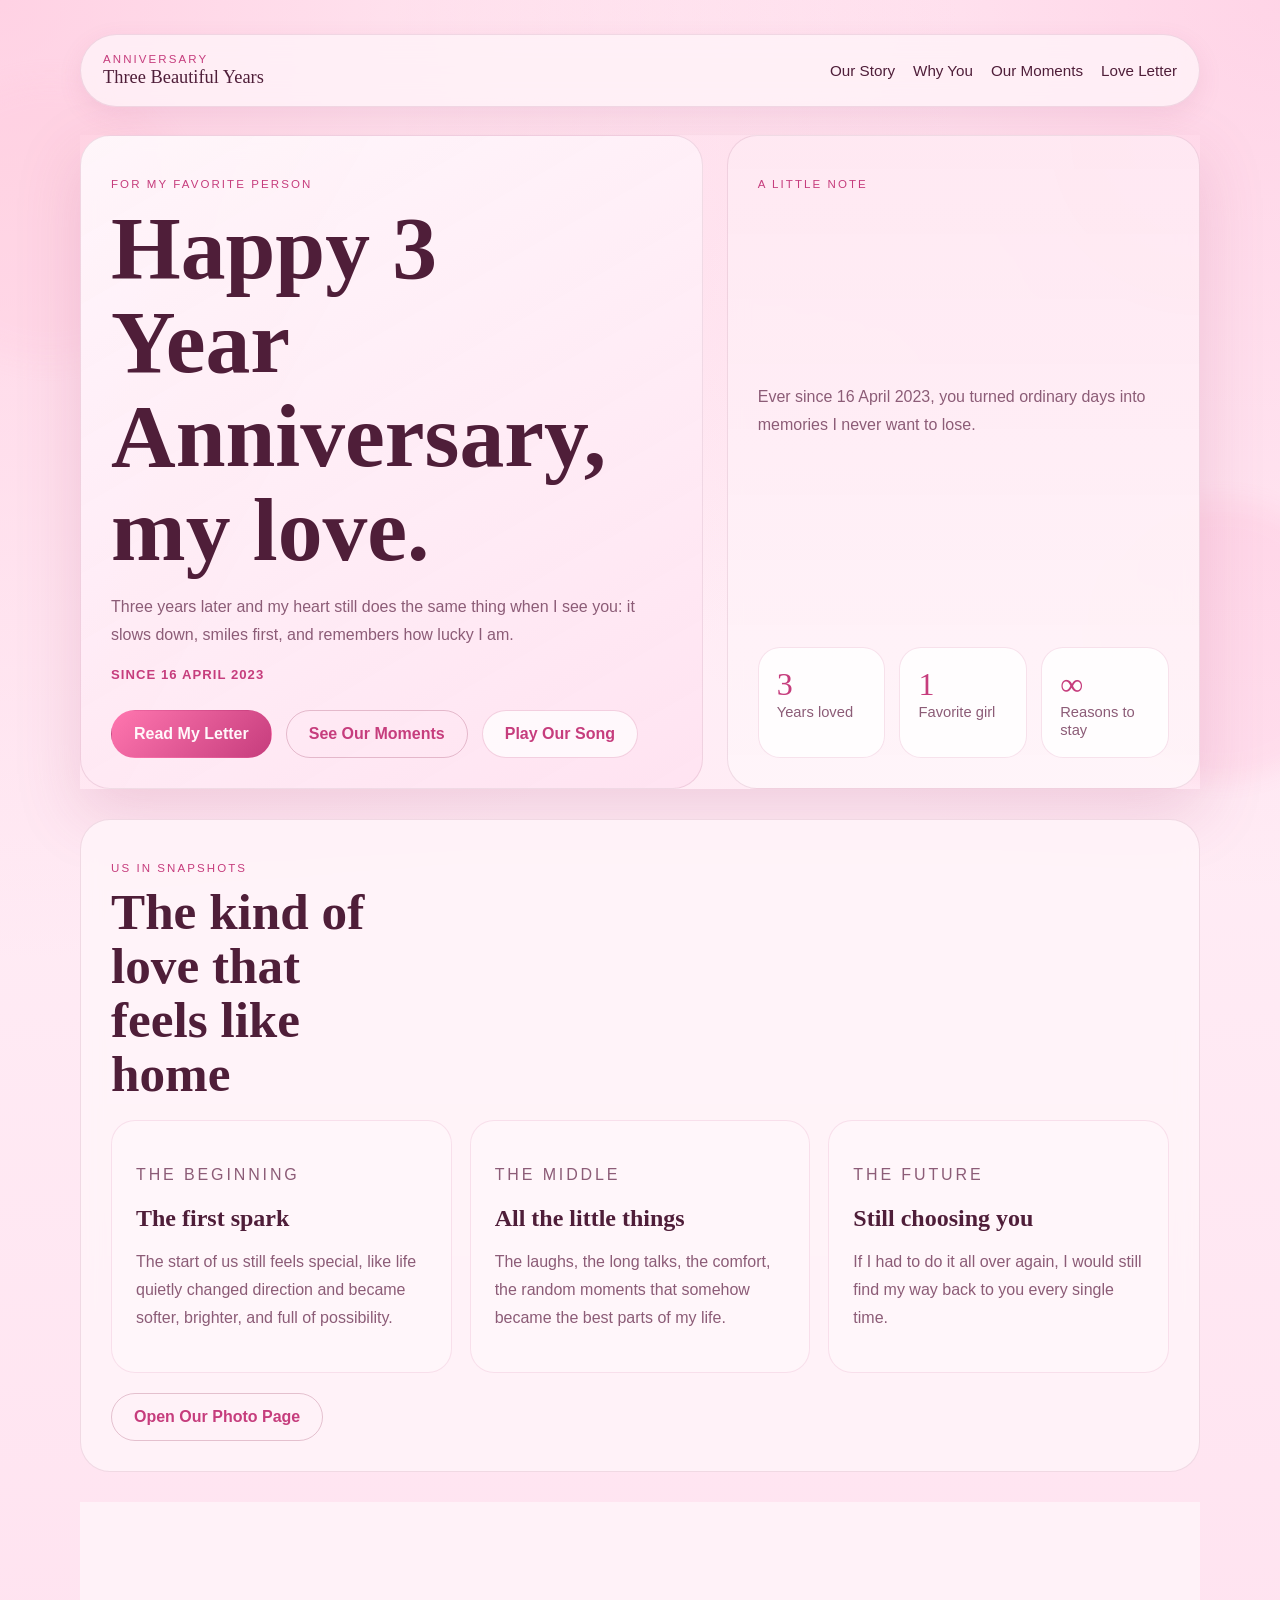
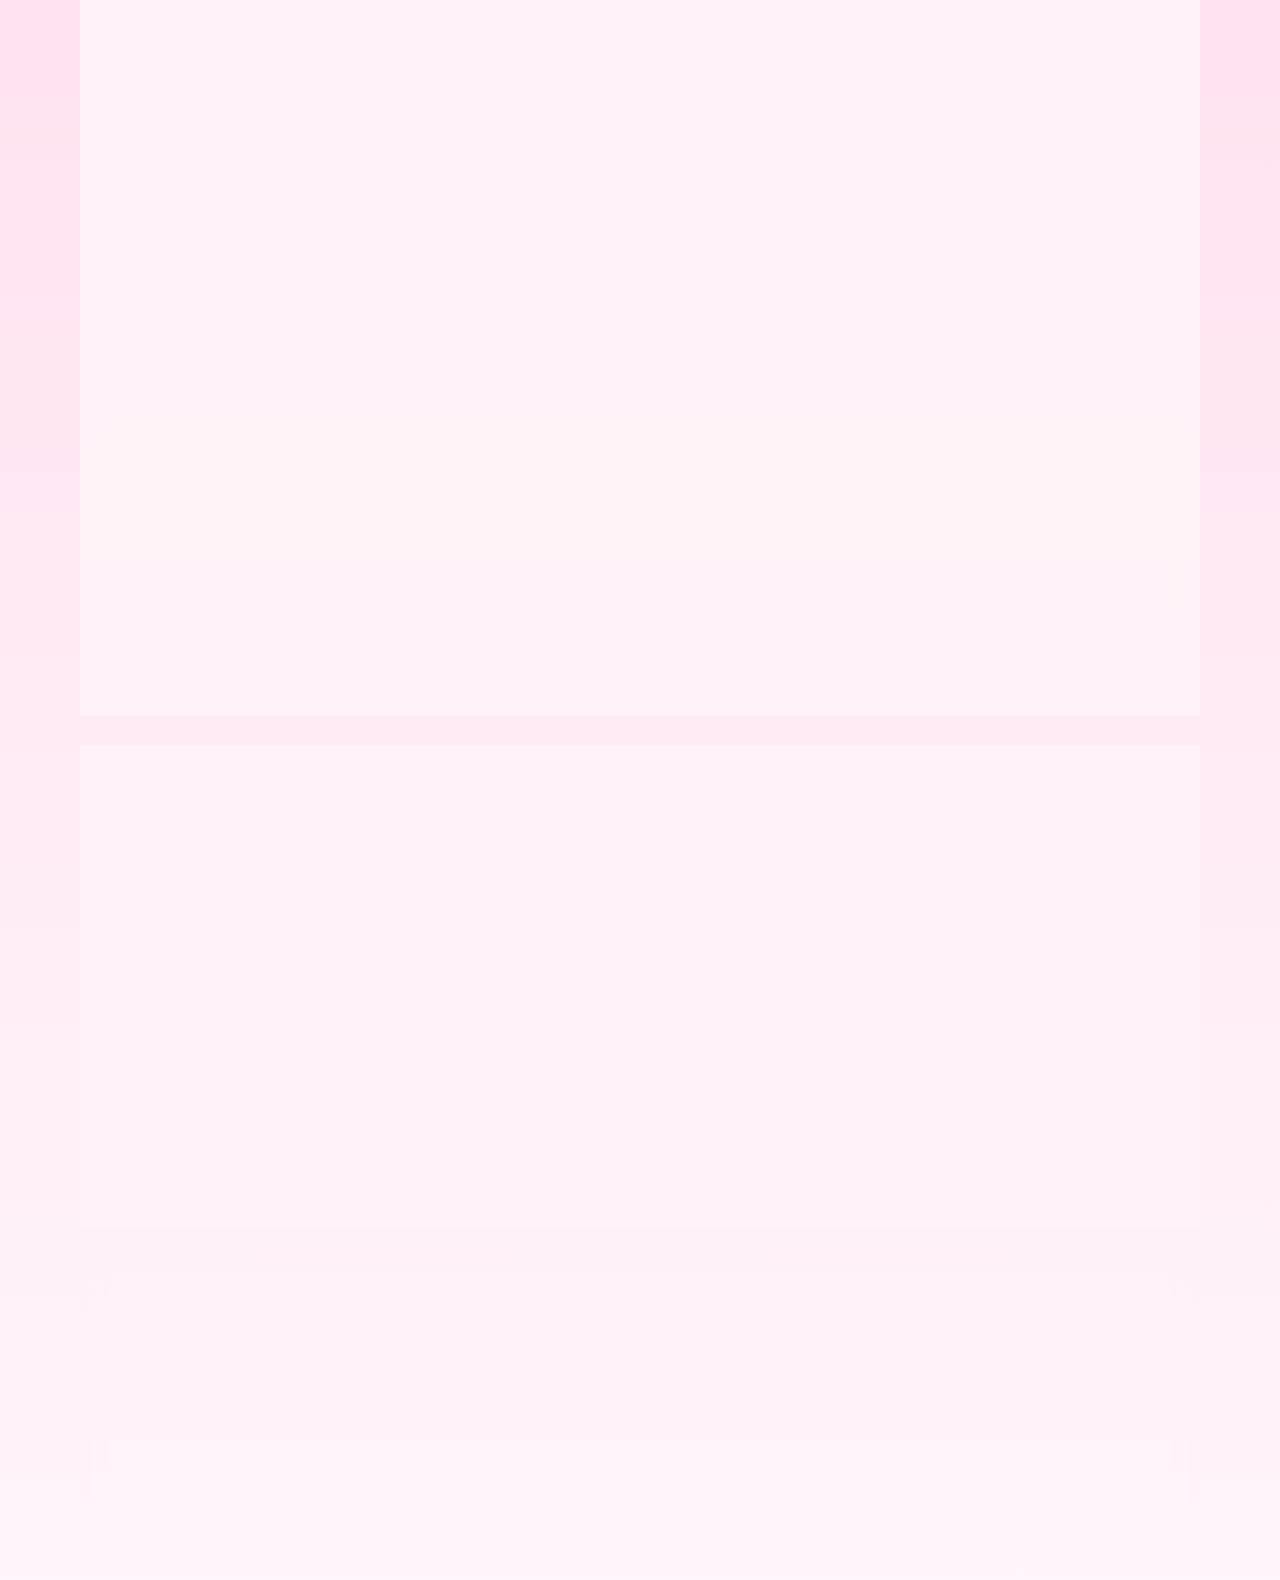
<file: index.html>
<!DOCTYPE html>
<html lang="en">
<head>
    <meta charset="UTF-8">
    <meta name="viewport" content="width=device-width, initial-scale=1.0">
    <title>Three Years of Us</title>
    <link rel="stylesheet" href="style.css">
</head>
<body>
    <div class="page-shell">
        <header class="site-header">
            <div class="brand">
                <span class="brand-kicker">Anniversary</span>
                <span class="brand-title">Three Beautiful Years</span>
            </div>
            <nav class="site-nav">
                <a href="#story">Our Story</a>
                <a href="#reasons">Why You</a>
                <a href="moments.html">Our Moments</a>
                <a href="letter.html">Love Letter</a>
            </nav>
        </header>

        <main>
            <section class="hero">
                <div class="hero-copy">
                    <p class="eyebrow">For my favorite person</p>
                    <h1>Happy 3 Year Anniversary, my love.</h1>
                    <p class="lead">
                        Three years later and my heart still does the same thing when I see you:
                        it slows down, smiles first, and remembers how lucky I am.
                    </p>
                    <p class="anniversary-date">Since 16 April 2023</p>
                    <div class="hero-actions">
                        <a class="button primary" href="letter.html">Read My Letter</a>
                        <a class="button secondary" href="moments.html">See Our Moments</a>
                        <a class="button music" href="https://www.youtube.com/results?search_query=Raindance+Tems+Dave" target="_blank" rel="noreferrer">Play Our Song</a>
                    </div>
                </div>
                <div class="hero-card">
                    <p class="mini-label">A little note</p>
                    <p class="hero-note">
                        Ever since 16 April 2023, you turned ordinary days into memories I never want to lose.
                    </p>
                    <div class="stat-grid">
                        <article>
                            <span class="stat-number">3</span>
                            <span class="stat-label">Years loved</span>
                        </article>
                        <article>
                            <span class="stat-number">1</span>
                            <span class="stat-label">Favorite girl</span>
                        </article>
                        <article>
                            <span class="stat-number">&#8734;</span>
                            <span class="stat-label">Reasons to stay</span>
                        </article>
                    </div>
                </div>
            </section>

            <section class="moments" id="moments">
                <div class="section-heading">
                    <p class="eyebrow">Us in snapshots</p>
                    <h2>The kind of love that feels like home</h2>
                </div>
                <div class="moment-grid">
                    <article class="moment-card">
                        <p class="moment-tag">The beginning</p>
                        <h3>The first spark</h3>
                        <p>
                            The start of us still feels special, like life quietly changed
                            direction and became softer, brighter, and full of possibility.
                        </p>
                    </article>
                    <article class="moment-card">
                        <p class="moment-tag">The middle</p>
                        <h3>All the little things</h3>
                        <p>
                            The laughs, the long talks, the comfort, the random moments
                            that somehow became the best parts of my life.
                        </p>
                    </article>
                    <article class="moment-card">
                        <p class="moment-tag">The future</p>
                        <h3>Still choosing you</h3>
                        <p>
                            If I had to do it all over again, I would still find my way
                            back to you every single time.
                        </p>
                    </article>
                </div>
                <a class="button secondary section-button" href="moments.html">Open Our Photo Page</a>
            </section>

            <section class="story" id="story">
                <div class="section-heading">
                    <p class="eyebrow">Our story</p>
                    <h2>What these three years have meant to me</h2>
                </div>
                <div class="timeline">
                    <article class="timeline-item">
                        <span class="timeline-dot"></span>
                        <div>
                            <p class="timeline-date">16 April 2023</p>
                            <h3>Falling for you</h3>
                            <p>
                                It was the beginning of learning your smile, your voice, your
                                little habits, and realizing I wanted more of all of it.
                            </p>
                        </div>
                    </article>
                    <article class="timeline-item">
                        <span class="timeline-dot"></span>
                        <div>
                            <p class="timeline-date">Year Two</p>
                            <h3>Growing together</h3>
                            <p>
                                We became stronger, more real, and more certain. Love became
                                more than a feeling. It became a choice we kept making.
                            </p>
                        </div>
                    </article>
                    <article class="timeline-item">
                        <span class="timeline-dot"></span>
                        <div>
                            <p class="timeline-date">Year Three</p>
                            <h3>Knowing it is you</h3>
                            <p>
                                Now I look at us and see something rare: peace, chemistry,
                                friendship, and a love that still feels exciting.
                            </p>
                        </div>
                    </article>
                </div>
            </section>

            <section class="reasons" id="reasons">
                <div class="section-heading">
                    <p class="eyebrow">Why you</p>
                    <h2>A few reasons I love you</h2>
                </div>
                <div class="reasons-grid">
                    <article>
                        <h3>Your heart</h3>
                        <p>You love deeply, genuinely, and in a way that makes life feel safe.</p>
                    </article>
                    <article>
                        <h3>Your smile</h3>
                        <p>It changes my mood instantly and makes even hard days feel lighter.</p>
                    </article>
                    <article>
                        <h3>Your presence</h3>
                        <p>You bring calm, comfort, and joy into spaces just by being there.</p>
                    </article>
                    <article>
                        <h3>Your magic</h3>
                        <p>There is something about you that never stops feeling special to me.</p>
                    </article>
                </div>
            </section>

            <section class="closing-banner">
                <p class="eyebrow">Always us</p>
                <h2>Thank you for the love, the patience, the laughter, and the memories.</h2>
                <p>
                    Since 16 April 2023, this little website has been only a fraction of what I feel for you, but every word
                    on it is true.
                </p>
                <a class="button primary" href="letter.html">One More Page</a>
            </section>
        </main>
    </div>
</body>
</html>
</file>
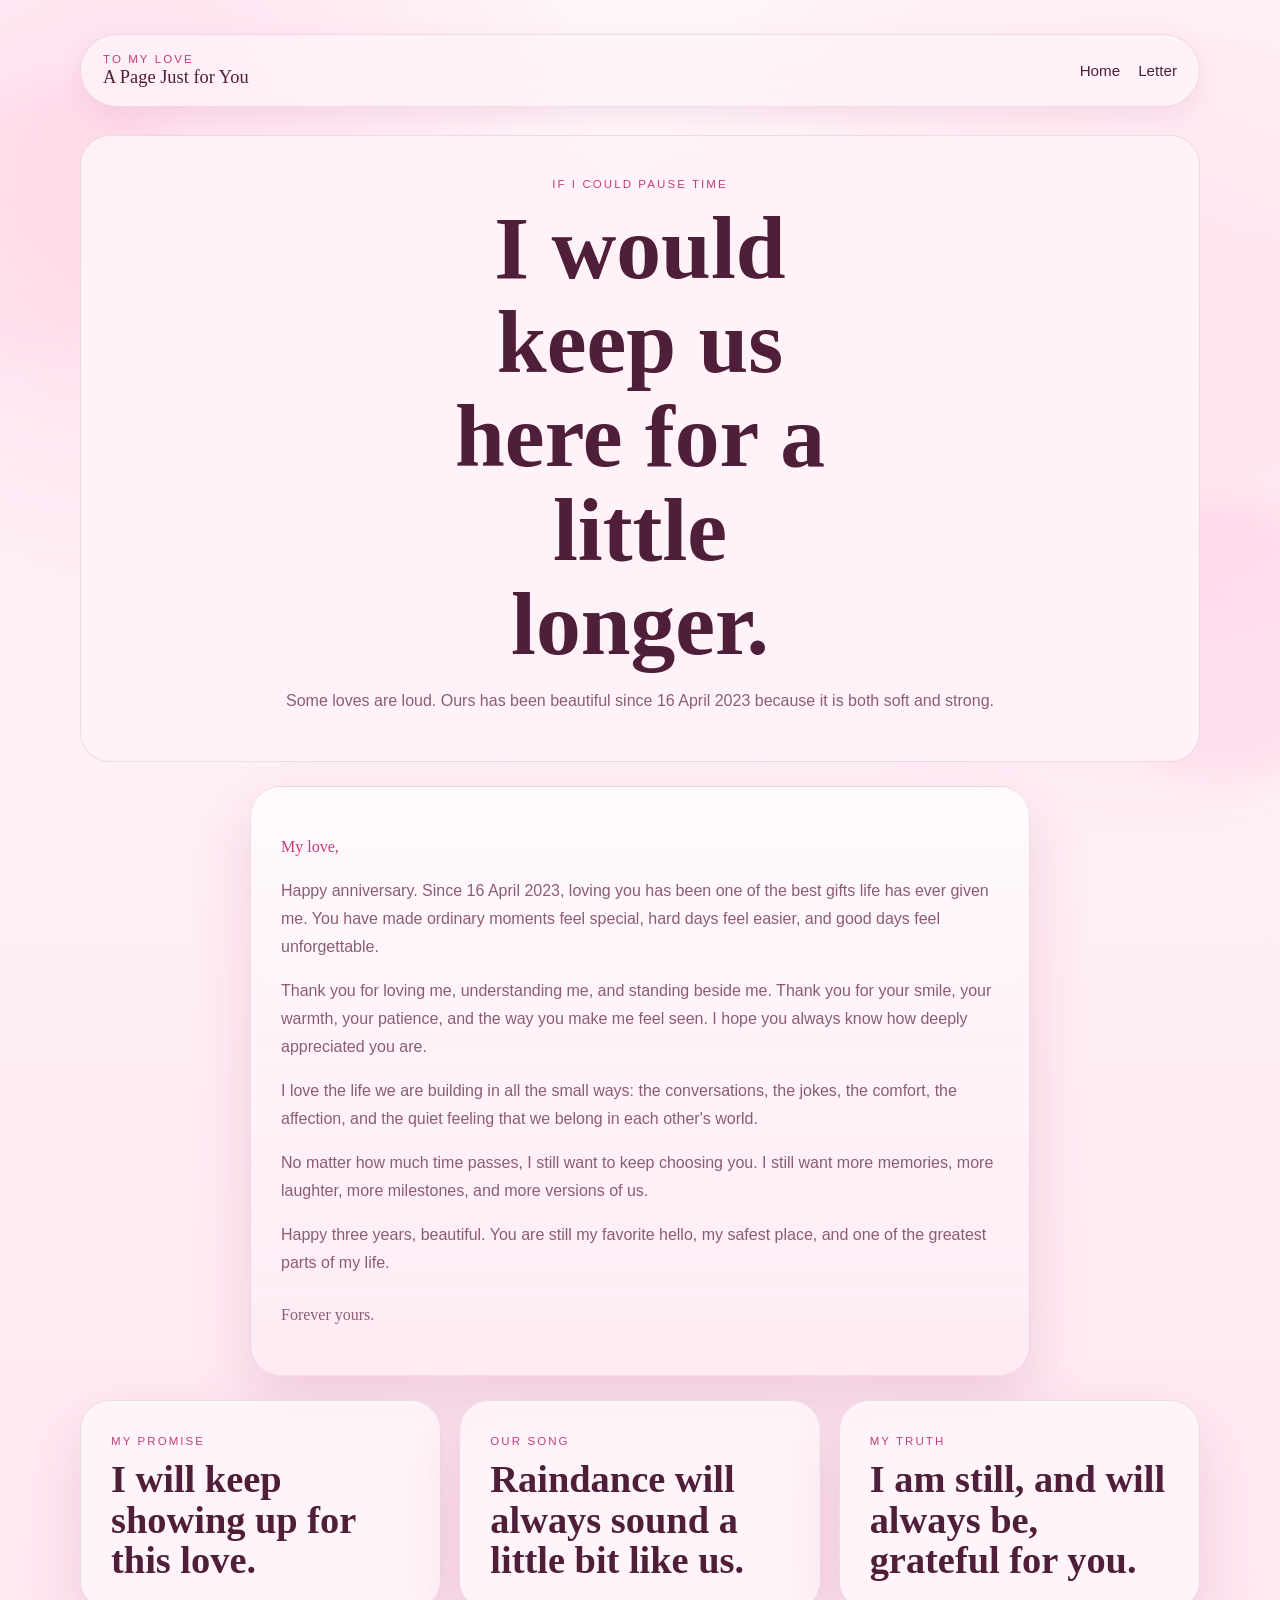
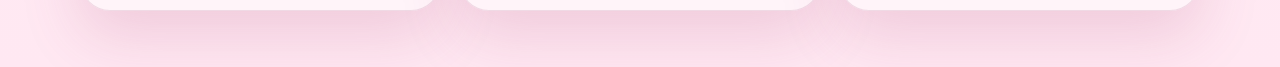
<file: letter.html>
<!DOCTYPE html>
<html lang="en">
<head>
    <meta charset="UTF-8">
    <meta name="viewport" content="width=device-width, initial-scale=1.0">
    <title>My Letter to You</title>
    <link rel="stylesheet" href="style.css">
</head>
<body class="letter-page">
    <div class="page-shell">
        <header class="site-header">
            <div class="brand">
                <span class="brand-kicker">To my love</span>
                <span class="brand-title">A Page Just for You</span>
            </div>
            <nav class="site-nav">
                <a href="index.html">Home</a>
                <a href="#letter">Letter</a>
            </nav>
        </header>

        <main class="letter-layout" id="letter">
            <section class="letter-intro">
                <p class="eyebrow">If I could pause time</p>
                <h1>I would keep us here for a little longer.</h1>
                <p class="lead">
                    Some loves are loud. Ours has been beautiful since 16 April 2023 because it is both soft and strong.
                </p>
            </section>

            <section class="letter-card">
                <p>My love,</p>
                <p>
                    Happy anniversary. Since 16 April 2023, loving you has been one of the best gifts life
                    has ever given me. You have made ordinary moments feel special, hard days feel
                    easier, and good days feel unforgettable.
                </p>
                <p>
                    Thank you for loving me, understanding me, and standing beside me. Thank you
                    for your smile, your warmth, your patience, and the way you make me feel seen.
                    I hope you always know how deeply appreciated you are.
                </p>
                <p>
                    I love the life we are building in all the small ways: the conversations,
                    the jokes, the comfort, the affection, and the quiet feeling that we belong
                    in each other's world.
                </p>
                <p>
                    No matter how much time passes, I still want to keep choosing you. I still
                    want more memories, more laughter, more milestones, and more versions of us.
                </p>
                <p>
                    Happy three years, beautiful. You are still my favorite hello, my safest
                    place, and one of the greatest parts of my life.
                </p>
                <p class="signature">Forever yours.</p>
            </section>

            <section class="promise-strip">
                <article>
                    <span class="mini-label">My promise</span>
                    <h2>I will keep showing up for this love.</h2>
                </article>
                <article>
                    <span class="mini-label">Our song</span>
                    <h2>Raindance will always sound a little bit like us.</h2>
                </article>
                <article>
                    <span class="mini-label">My truth</span>
                    <h2>I am still, and will always be, grateful for you.</h2>
                </article>
            </section>
        </main>
    </div>
</body>
</html>
</file>
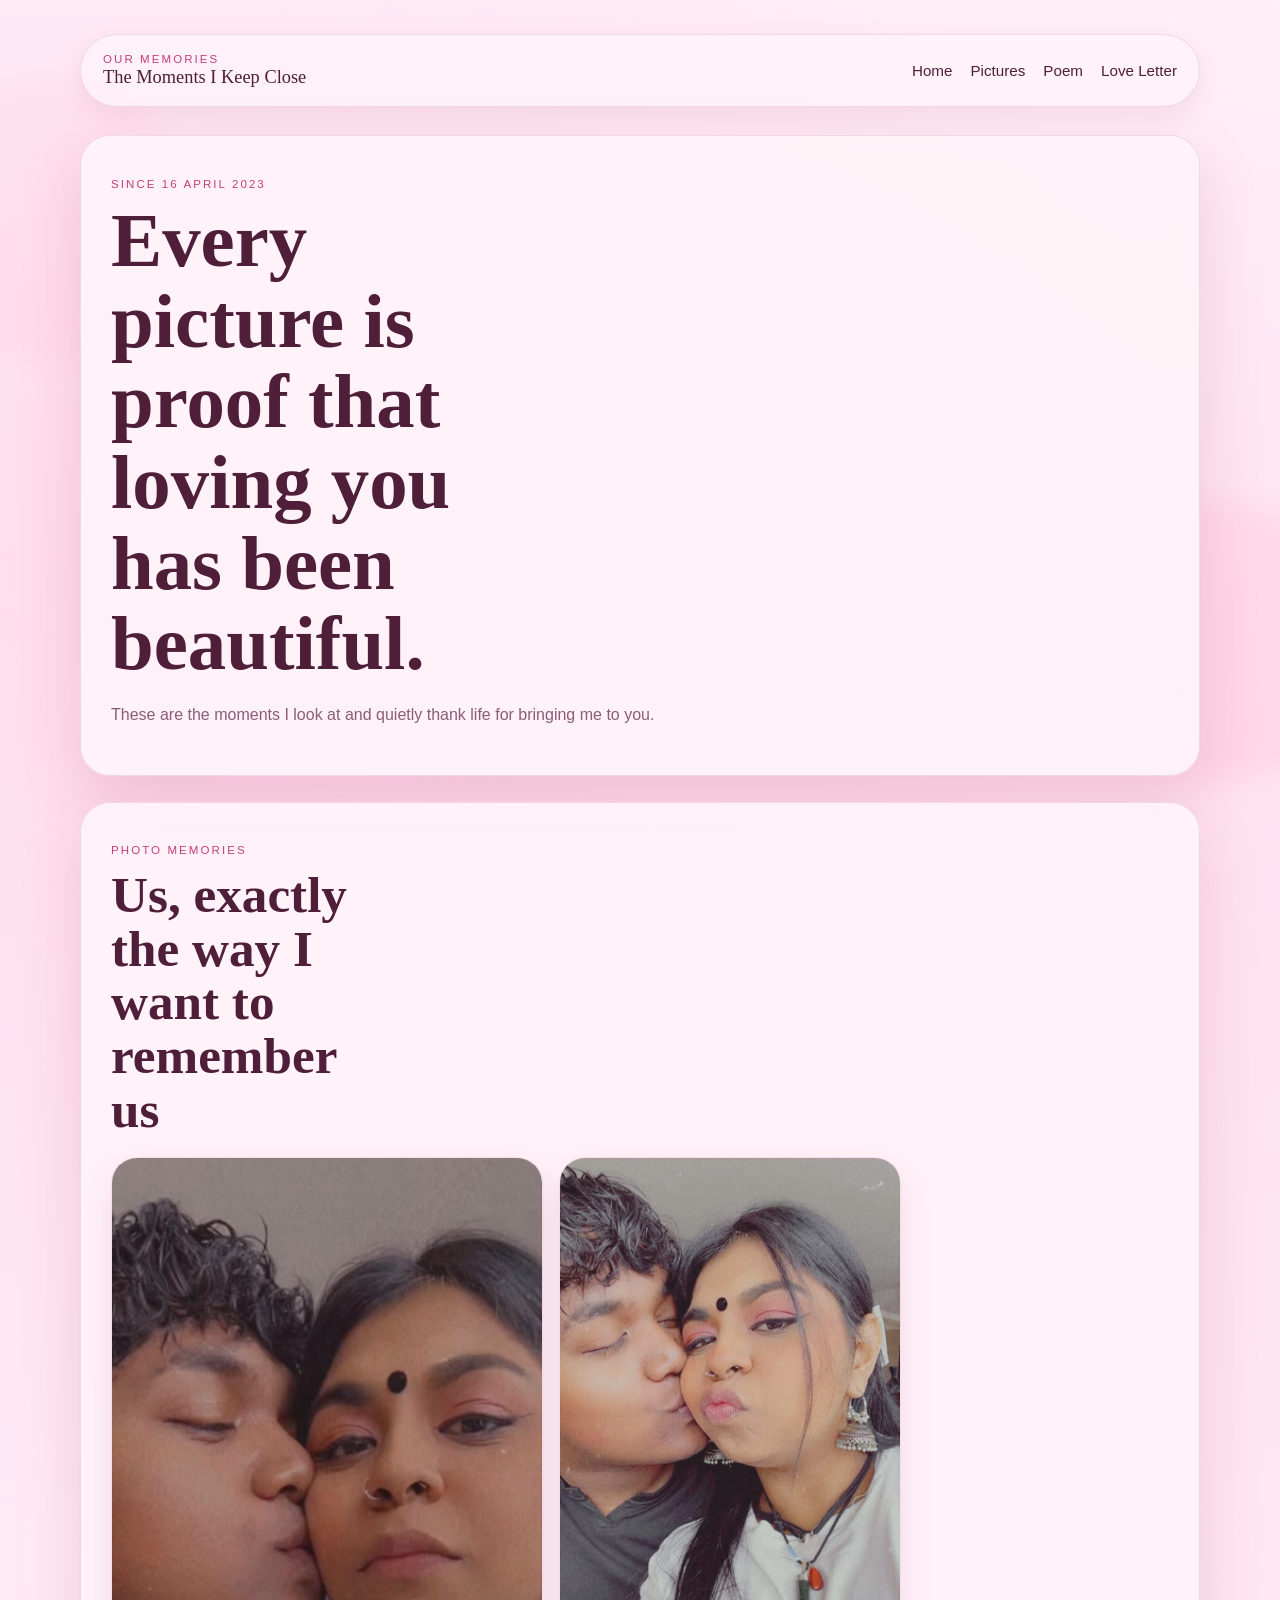
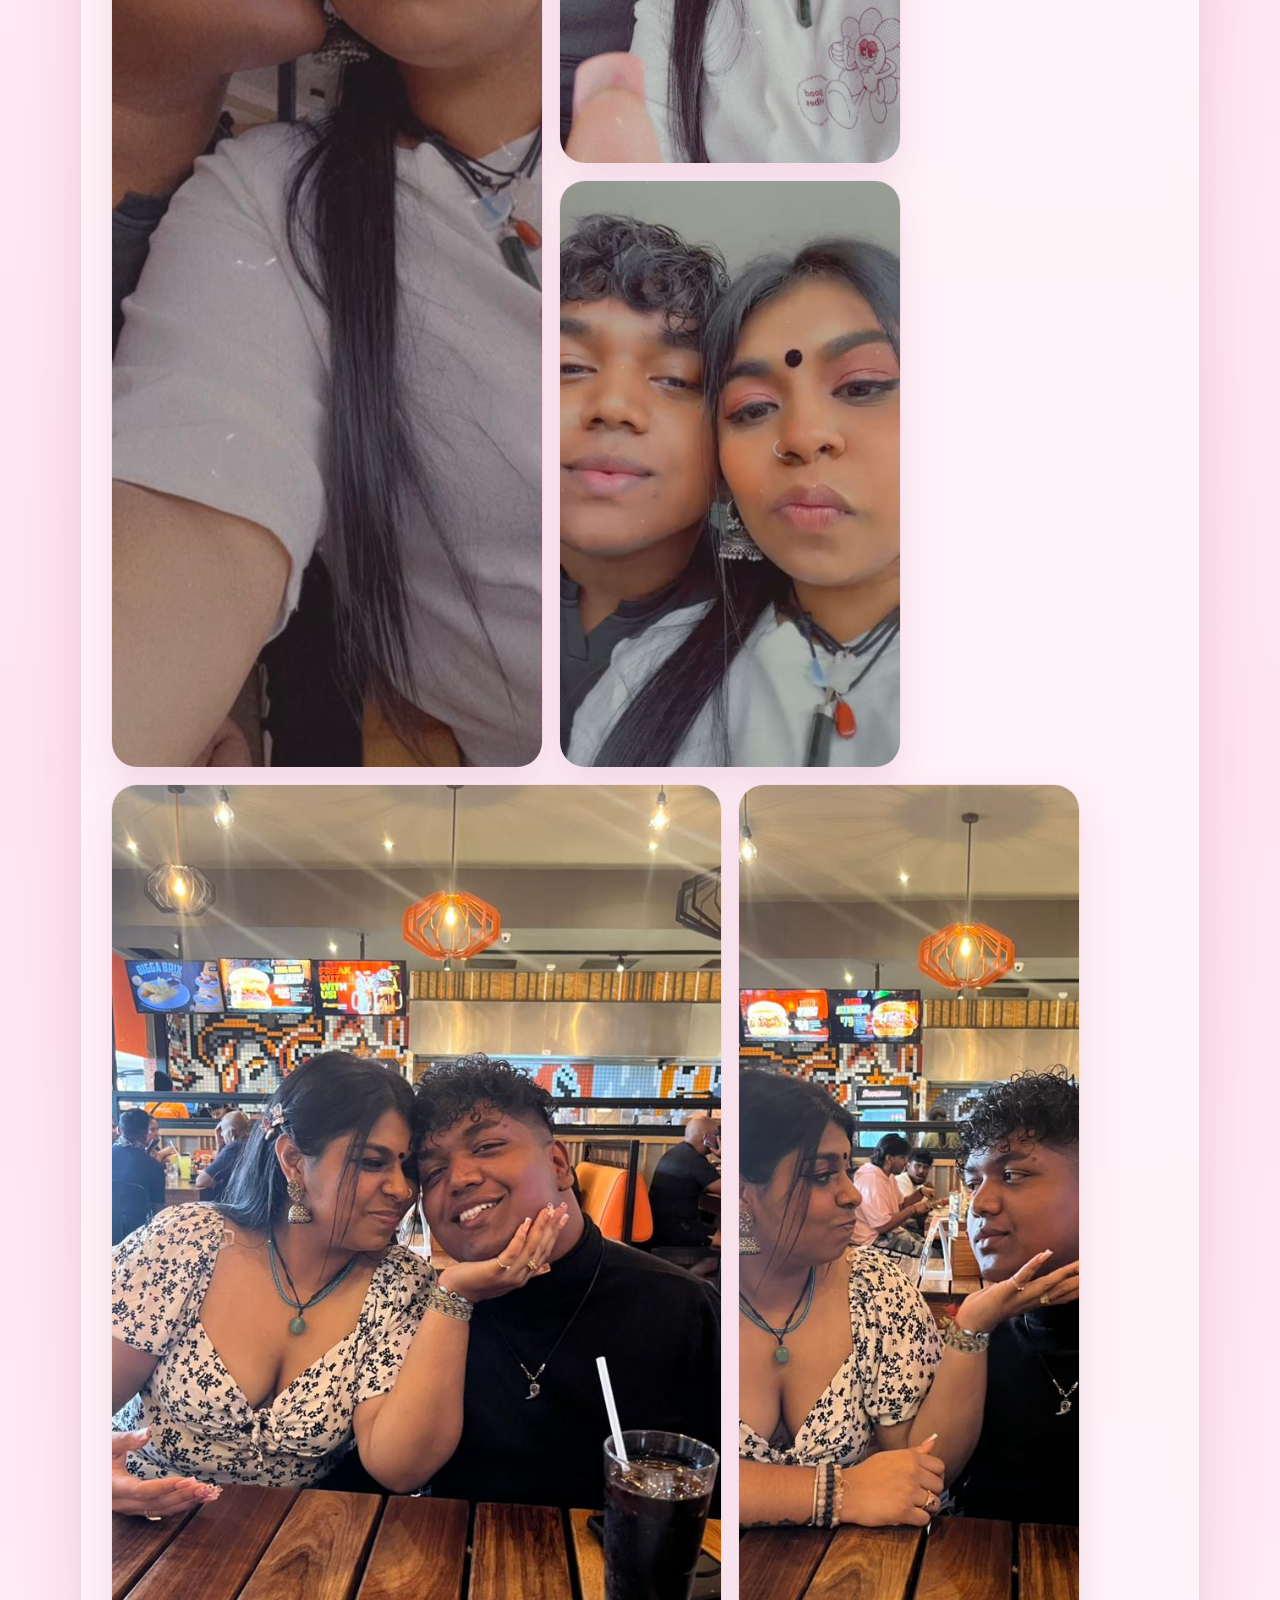
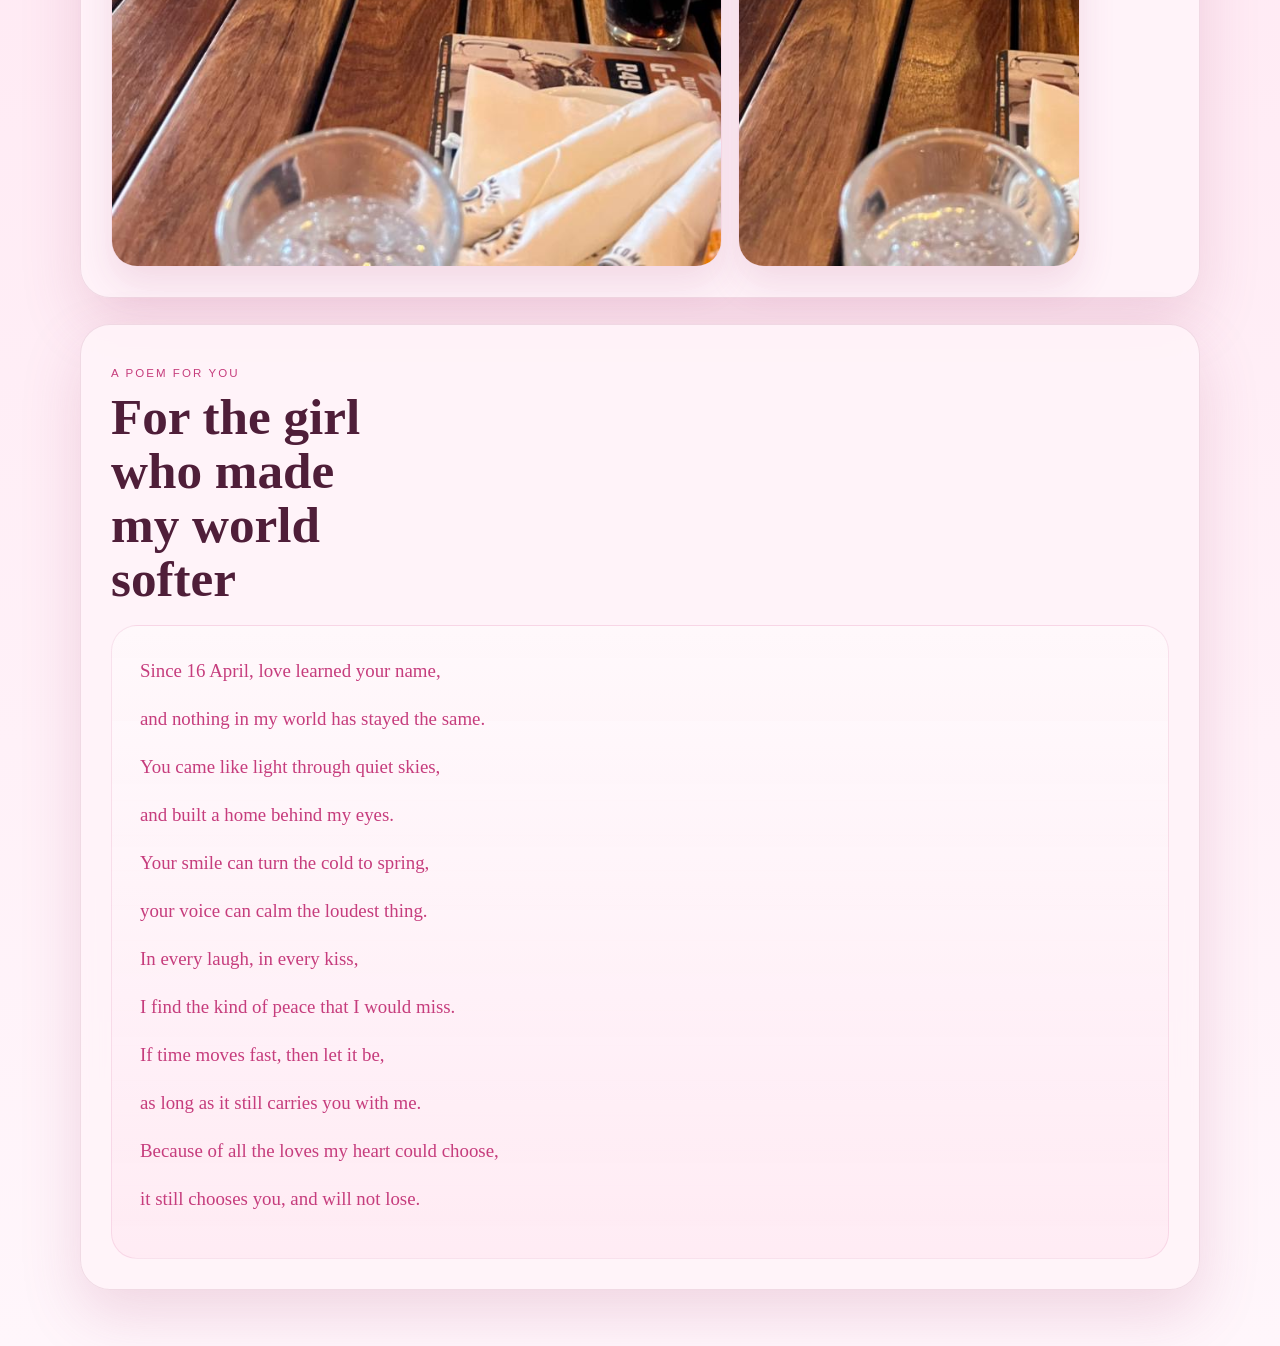
<file: moments.html>
<!DOCTYPE html>
<html lang="en">
<head>
    <meta charset="UTF-8">
    <meta name="viewport" content="width=device-width, initial-scale=1.0">
    <title>Our Moments</title>
    <link rel="stylesheet" href="style.css">
</head>
<body class="moments-page">
    <div class="page-shell">
        <header class="site-header">
            <div class="brand">
                <span class="brand-kicker">Our memories</span>
                <span class="brand-title">The Moments I Keep Close</span>
            </div>
            <nav class="site-nav">
                <a href="index.html">Home</a>
                <a href="#gallery">Pictures</a>
                <a href="#poem">Poem</a>
                <a href="letter.html">Love Letter</a>
            </nav>
        </header>

        <main class="moments-layout">
            <section class="moments-hero">
                <p class="eyebrow">Since 16 April 2023</p>
                <h1>Every picture is proof that loving you has been beautiful.</h1>
                <p class="lead">
                    These are the moments I look at and quietly thank life for bringing me to you.
                </p>
            </section>

            <section class="gallery-section" id="gallery">
                <div class="section-heading">
                    <p class="eyebrow">Photo memories</p>
                    <h2>Us, exactly the way I want to remember us</h2>
                </div>
                <div class="photo-grid">
                    <figure class="photo-card photo-tall">
                        <img src="baby1.jpeg" alt="A favorite photo of us together">
                    </figure>
                    <figure class="photo-card">
                        <img src="baby2.jpeg" alt="A sweet memory of us together">
                    </figure>
                    <figure class="photo-card">
                        <img src="baby3.jpeg" alt="Another beautiful photo of us">
                    </figure>
                    <figure class="photo-card photo-wide">
                        <img src="baby4.jpeg" alt="A special picture of our relationship">
                    </figure>
                    <figure class="photo-card">
                        <img src="baby5.jpeg" alt="A cherished photo of us">
                    </figure>
                </div>
            </section>

            <section class="poem-section" id="poem">
                <div class="section-heading">
                    <p class="eyebrow">A poem for you</p>
                    <h2>For the girl who made my world softer</h2>
                </div>
                <div class="poem-card">
                    <p>Since 16 April, love learned your name,</p>
                    <p>and nothing in my world has stayed the same.</p>
                    <p>You came like light through quiet skies,</p>
                    <p>and built a home behind my eyes.</p>
                    <p>Your smile can turn the cold to spring,</p>
                    <p>your voice can calm the loudest thing.</p>
                    <p>In every laugh, in every kiss,</p>
                    <p>I find the kind of peace that I would miss.</p>
                    <p>If time moves fast, then let it be,</p>
                    <p>as long as it still carries you with me.</p>
                    <p>Because of all the loves my heart could choose,</p>
                    <p>it still chooses you, and will not lose.</p>
                </div>
            </section>
        </main>
    </div>
</body>
</html>
</file>
<file: style.css>
* {
    box-sizing: border-box;
}

:root {
    --bg: #fff3f8;
    --bg-soft: #ffd9e9;
    --surface: rgba(255, 255, 255, 0.7);
    --surface-strong: rgba(255, 244, 249, 0.92);
    --text: #4f1e39;
    --muted: #8c5c77;
    --accent: #ff76af;
    --accent-deep: #c63d7d;
    --accent-soft: #ffbfd8;
    --gold: #ff9ec4;
    --border: rgba(131, 36, 85, 0.12);
    --shadow: 0 24px 60px rgba(172, 66, 116, 0.18);
}

html {
    scroll-behavior: smooth;
}

body {
    margin: 0;
    min-height: 100vh;
    color: var(--text);
    font-family: "Trebuchet MS", "Segoe UI", sans-serif;
    background:
        radial-gradient(circle at top left, rgba(255, 191, 216, 0.65), transparent 28%),
        radial-gradient(circle at top right, rgba(255, 118, 175, 0.26), transparent 26%),
        linear-gradient(180deg, #fff5fa 0%, #ffe3f0 52%, #fff5fa 100%);
}

body::before,
body::after {
    position: fixed;
    content: "";
    inset: auto;
    width: 280px;
    height: 280px;
    border-radius: 50%;
    filter: blur(12px);
    pointer-events: none;
    opacity: 0.45;
    z-index: 0;
}

body::before {
    top: 80px;
    left: -90px;
    background: rgba(255, 191, 216, 0.35);
}

body::after {
    right: -80px;
    bottom: 120px;
    background: rgba(255, 118, 175, 0.22);
}

.page-shell {
    position: relative;
    z-index: 1;
    width: min(1120px, calc(100% - 32px));
    margin: 0 auto;
    padding: 24px 0 56px;
}

.site-header {
    display: flex;
    align-items: center;
    justify-content: space-between;
    gap: 20px;
    padding: 18px 22px;
    margin-top: 10px;
    border: 1px solid var(--border);
    border-radius: 999px;
    background: rgba(255, 244, 249, 0.78);
    backdrop-filter: blur(14px);
    box-shadow: 0 8px 24px rgba(161, 56, 105, 0.1);
}

.brand,
.site-nav,
.hero-actions,
.stat-grid,
.moment-grid,
.reasons-grid,
.promise-strip {
    display: flex;
}

.brand {
    flex-direction: column;
}

.brand-kicker,
.eyebrow,
.mini-label,
.moment-tag,
.timeline-date {
    text-transform: uppercase;
    letter-spacing: 0.18em;
    font-size: 0.72rem;
    color: var(--accent-deep);
}

.brand-title {
    margin-top: 2px;
    font-family: Georgia, "Times New Roman", serif;
    font-size: 1.15rem;
}

.site-nav {
    gap: 18px;
    flex-wrap: wrap;
}

.site-nav a,
.button {
    transition: transform 220ms ease, background-color 220ms ease, color 220ms ease, border-color 220ms ease;
}

.site-nav a {
    color: var(--text);
    text-decoration: none;
    font-size: 0.95rem;
}

.site-nav a:hover,
.site-nav a:focus-visible,
.button:hover,
.button:focus-visible {
    transform: translateY(-2px);
}

main {
    display: grid;
    gap: 30px;
    margin-top: 28px;
}

.hero,
.closing-banner,
.letter-card,
.promise-strip article {
    box-shadow: var(--shadow);
}

.hero {
    display: grid;
    grid-template-columns: 1.25fr 0.95fr;
    gap: 24px;
    align-items: stretch;
}

.hero-copy,
.hero-card,
.moments,
.story,
.reasons,
.closing-banner,
.letter-intro,
.letter-card,
.promise-strip article {
    padding: 30px;
    border: 1px solid var(--border);
    border-radius: 30px;
    background: var(--surface-strong);
    backdrop-filter: blur(10px);
}

.hero-copy {
    background:
        linear-gradient(150deg, rgba(255, 247, 251, 0.98), rgba(255, 226, 240, 0.92)),
        linear-gradient(120deg, rgba(255, 118, 175, 0.12), transparent 58%);
}

.hero h1,
.section-heading h2,
.closing-banner h2,
.letter-intro h1,
.promise-strip h2 {
    margin: 10px 0 0;
    font-family: Georgia, "Times New Roman", serif;
    font-weight: 600;
    line-height: 1.05;
}

.hero h1,
.letter-intro h1 {
    font-size: clamp(2.9rem, 7vw, 5.6rem);
    max-width: 11ch;
}

.lead,
.hero-note,
.moment-card p,
.timeline-item p,
.reasons-grid p,
.closing-banner p,
.letter-card p {
    color: var(--muted);
    line-height: 1.75;
    font-size: 1rem;
}

.anniversary-date {
    margin-top: 18px;
    color: var(--accent-deep);
    font-weight: 700;
    letter-spacing: 0.08em;
    text-transform: uppercase;
    font-size: 0.82rem;
}

.hero-actions {
    gap: 14px;
    margin-top: 28px;
    flex-wrap: wrap;
}

.section-button {
    margin-top: 20px;
}

.button {
    display: inline-flex;
    align-items: center;
    justify-content: center;
    min-height: 48px;
    padding: 0 22px;
    border-radius: 999px;
    border: 1px solid transparent;
    text-decoration: none;
    font-weight: 600;
}

.button.primary {
    background: linear-gradient(135deg, var(--accent), var(--accent-deep));
    color: #fff8fb;
}

.button.secondary {
    background: transparent;
    color: var(--accent-deep);
    border-color: rgba(157, 61, 98, 0.28);
}

.button.music {
    background: rgba(255, 255, 255, 0.72);
    color: var(--accent-deep);
    border-color: rgba(198, 61, 125, 0.22);
}

.hero-card {
    display: flex;
    flex-direction: column;
    justify-content: space-between;
    background:
        linear-gradient(180deg, rgba(255, 232, 242, 0.98), rgba(255, 245, 249, 0.94)),
        radial-gradient(circle at top right, rgba(255, 118, 175, 0.2), transparent 32%);
}

.stat-grid {
    gap: 14px;
    flex-wrap: wrap;
    margin-top: 26px;
}

.stat-grid article {
    flex: 1 1 120px;
    padding: 18px;
    border-radius: 22px;
    background: rgba(255, 255, 255, 0.78);
    border: 1px solid rgba(198, 61, 125, 0.14);
}

.stat-number {
    display: block;
    font-family: Georgia, "Times New Roman", serif;
    font-size: 2rem;
    color: var(--accent-deep);
}

.stat-label {
    color: var(--muted);
    font-size: 0.92rem;
}

.section-heading {
    margin-bottom: 20px;
}

.section-heading h2 {
    font-size: clamp(2rem, 4vw, 3.4rem);
    max-width: 11ch;
}

.moment-grid,
.reasons-grid,
.promise-strip {
    gap: 18px;
    flex-wrap: wrap;
}

.moment-card,
.reasons-grid article {
    flex: 1 1 220px;
    padding: 24px;
    border-radius: 24px;
    border: 1px solid rgba(198, 61, 125, 0.12);
    background: rgba(255, 247, 251, 0.8);
}

.moment-card h3,
.timeline-item h3,
.reasons-grid h3 {
    margin: 10px 0 10px;
    font-family: Georgia, "Times New Roman", serif;
    font-size: 1.5rem;
}

.timeline {
    position: relative;
    display: grid;
    gap: 20px;
}

.timeline::before {
    content: "";
    position: absolute;
    left: 9px;
    top: 10px;
    bottom: 10px;
    width: 2px;
    background: linear-gradient(180deg, rgba(255, 118, 175, 0.24), rgba(198, 61, 125, 0.5));
}

.timeline-item {
    position: relative;
    display: grid;
    grid-template-columns: 28px 1fr;
    gap: 18px;
    align-items: start;
}

.timeline-dot {
    position: relative;
    z-index: 1;
    width: 20px;
    height: 20px;
    margin-top: 8px;
    border-radius: 50%;
    background: linear-gradient(135deg, var(--gold), var(--accent));
    box-shadow: 0 0 0 6px rgba(255, 118, 175, 0.14);
}

.closing-banner {
    text-align: center;
    background:
        radial-gradient(circle at top center, rgba(255, 191, 216, 0.24), transparent 32%),
        linear-gradient(180deg, rgba(255, 243, 248, 0.96), rgba(255, 224, 237, 0.94));
}

.closing-banner .button {
    margin-top: 12px;
}

.letter-page {
    background:
        radial-gradient(circle at 10% 10%, rgba(255, 118, 175, 0.18), transparent 25%),
        radial-gradient(circle at 90% 20%, rgba(255, 191, 216, 0.32), transparent 30%),
        linear-gradient(180deg, #fff5fa 0%, #ffe8f2 100%);
}

.moments-page {
    background:
        radial-gradient(circle at 12% 12%, rgba(255, 118, 175, 0.18), transparent 24%),
        radial-gradient(circle at 88% 16%, rgba(255, 191, 216, 0.3), transparent 28%),
        linear-gradient(180deg, #fff4fa 0%, #ffe4f0 52%, #fff6fb 100%);
}

.letter-layout {
    gap: 24px;
}

.moments-layout {
    gap: 26px;
}

.moments-hero,
.gallery-section,
.poem-section {
    padding: 30px;
    border: 1px solid var(--border);
    border-radius: 30px;
    background: var(--surface-strong);
    backdrop-filter: blur(10px);
    box-shadow: var(--shadow);
    animation: riseIn 800ms ease both;
}

.gallery-section {
    animation-delay: 120ms;
}

.poem-section {
    animation-delay: 240ms;
}

.moments-hero h1 {
    margin: 10px 0 0;
    font-family: Georgia, "Times New Roman", serif;
    font-size: clamp(2.8rem, 6vw, 4.8rem);
    line-height: 1.05;
    max-width: 10ch;
}

.photo-grid {
    display: grid;
    grid-template-columns: repeat(12, 1fr);
    gap: 16px;
}

.photo-card {
    margin: 0;
    grid-column: span 4;
    border-radius: 26px;
    overflow: hidden;
    border: 1px solid rgba(198, 61, 125, 0.14);
    background: rgba(255, 247, 251, 0.9);
    box-shadow: 0 18px 36px rgba(172, 66, 116, 0.14);
    min-height: 280px;
}

.photo-card img {
    display: block;
    width: 100%;
    height: 100%;
    object-fit: cover;
}

.photo-card.photo-tall {
    grid-column: span 5;
    grid-row: span 2;
    min-height: 580px;
}

.photo-card.photo-wide {
    grid-column: span 7;
}

.poem-card {
    padding: 28px;
    border-radius: 26px;
    border: 1px solid rgba(198, 61, 125, 0.12);
    background:
        linear-gradient(180deg, rgba(255, 249, 252, 0.96), rgba(255, 235, 244, 0.92)),
        repeating-linear-gradient(180deg, transparent 0 34px, rgba(255, 118, 175, 0.04) 34px 35px);
}

.poem-card p {
    margin: 0 0 14px;
    font-family: Georgia, "Times New Roman", serif;
    font-size: 1.18rem;
    line-height: 1.8;
    color: var(--accent-deep);
}

.letter-intro {
    text-align: center;
}

.letter-intro h1 {
    max-width: 10ch;
    margin-inline: auto;
}

.letter-card {
    width: min(780px, 100%);
    margin: 0 auto;
    background:
        linear-gradient(180deg, rgba(255, 249, 252, 0.96), rgba(255, 235, 244, 0.92)),
        repeating-linear-gradient(180deg, transparent 0 34px, rgba(255, 118, 175, 0.04) 34px 35px);
}

.letter-card p:first-child,
.signature {
    font-family: Georgia, "Times New Roman", serif;
    color: var(--accent-deep);
}

.signature {
    font-size: 1.2rem;
    margin-top: 24px;
}

.promise-strip article {
    flex: 1 1 260px;
    background: rgba(255, 245, 250, 0.9);
}

.promise-strip h2 {
    font-size: clamp(1.7rem, 3vw, 2.5rem);
}

.hero-copy,
.hero-card,
.moments,
.story,
.reasons,
.closing-banner,
.letter-intro,
.letter-card,
.promise-strip article {
    animation: riseIn 800ms ease both;
}

.hero-card {
    animation-delay: 120ms;
}

.moments {
    animation-delay: 200ms;
}

.story {
    animation-delay: 280ms;
}

.reasons {
    animation-delay: 360ms;
}

.closing-banner,
.letter-card,
.promise-strip article:last-child {
    animation-delay: 440ms;
}

@keyframes riseIn {
    from {
        opacity: 0;
        transform: translateY(24px);
    }
    to {
        opacity: 1;
        transform: translateY(0);
    }
}

@media (max-width: 900px) {
    .site-header,
    .hero {
        grid-template-columns: 1fr;
    }

    .site-header {
        display: grid;
        border-radius: 30px;
    }

    .site-nav {
        justify-content: flex-start;
    }

    .hero h1,
    .letter-intro h1,
    .moments-hero h1 {
        max-width: none;
    }

    .photo-grid {
        grid-template-columns: repeat(2, 1fr);
    }

    .photo-card,
    .photo-card.photo-tall,
    .photo-card.photo-wide {
        grid-column: auto;
        grid-row: auto;
        min-height: 260px;
    }
}

@media (max-width: 640px) {
    .page-shell {
        width: min(calc(100% - 20px), 1120px);
        padding-bottom: 34px;
    }

    .hero-copy,
    .hero-card,
    .moments,
    .story,
    .reasons,
    .closing-banner,
    .moments-hero,
    .gallery-section,
    .poem-section,
    .letter-intro,
    .letter-card,
    .promise-strip article {
        padding: 22px;
        border-radius: 24px;
    }

    .site-header {
        padding: 18px;
    }

    .site-nav {
        gap: 12px;
    }

    .hero h1,
    .moments-hero h1,
    .letter-intro h1,
    .section-heading h2 {
        line-height: 1.1;
    }

    .photo-grid {
        grid-template-columns: 1fr;
    }

    .button {
        width: 100%;
    }
}
</file>
